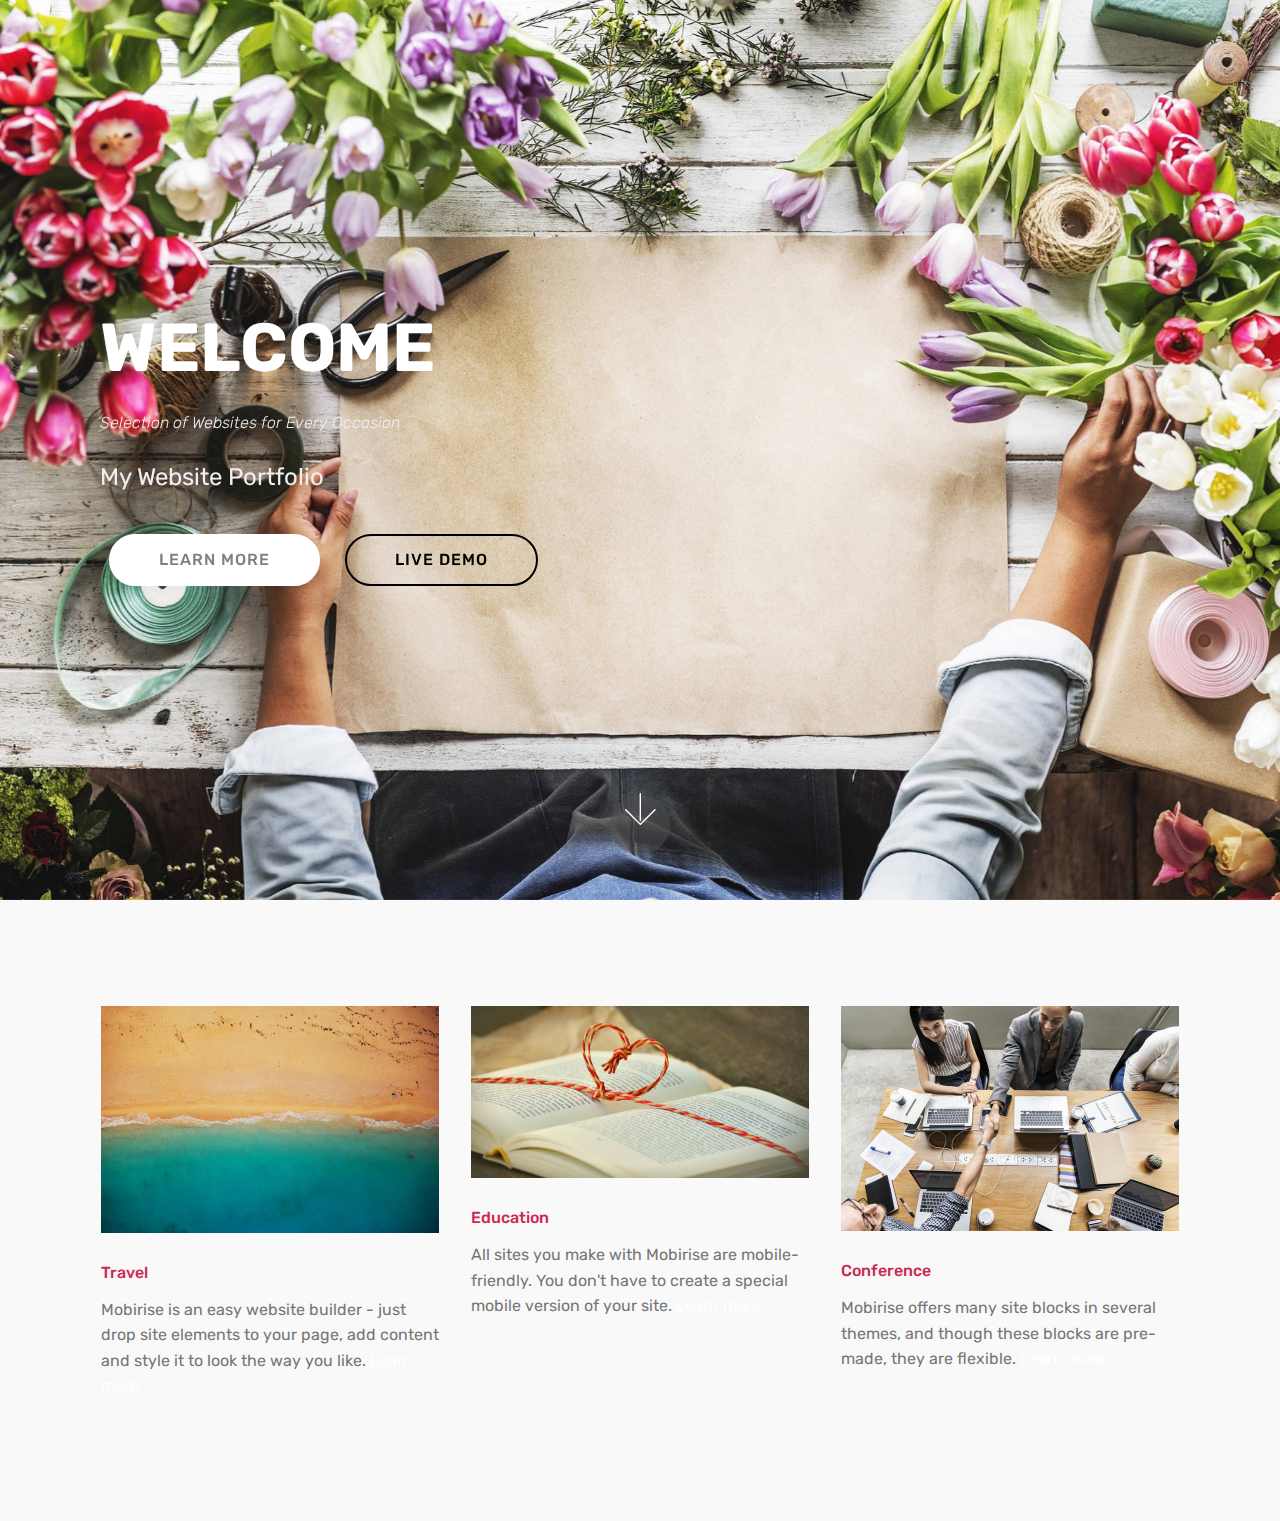
<file: index.html>
<!DOCTYPE html>
<html >
<head>
  <!-- Site made with Mobirise Website Builder v4.8.2, https://mobirise.com -->
  <meta charset="UTF-8">
  <meta http-equiv="X-UA-Compatible" content="IE=edge">
  <meta name="generator" content="Mobirise v4.8.2, mobirise.com">
  <meta name="viewport" content="width=device-width, initial-scale=1, minimum-scale=1">
  <link rel="shortcut icon" href="assets/images/logo4.png" type="image/x-icon">
  <meta name="description" content="My portfolio of webdesing projects">
  <title>My Home Page</title>
  <link rel="stylesheet" href="assets/web/assets/mobirise-icons/mobirise-icons.css">
  <link rel="stylesheet" href="assets/tether/tether.min.css">
  <link rel="stylesheet" href="assets/bootstrap/css/bootstrap.min.css">
  <link rel="stylesheet" href="assets/bootstrap/css/bootstrap-grid.min.css">
  <link rel="stylesheet" href="assets/bootstrap/css/bootstrap-reboot.min.css">
  <link rel="stylesheet" href="assets/theme/css/style.css">
  <link rel="stylesheet" href="assets/mobirise/css/mbr-additional.css" type="text/css">
  
  
  
</head>
<body>

<!-- Google Analytics -->
<!-- Global site tag (gtag.js) - Google Analytics -->
<script async src="https://www.googletagmanager.com/gtag/js?id=UA-126939278-1"></script>
<script>
  window.dataLayer = window.dataLayer || [];
  function gtag(){dataLayer.push(arguments);}
  gtag('js', new Date());

  gtag('config', 'UA-126939278-1');
</script>

<!-- /Google Analytics -->


  <section class="header9 cid-r4MHi0YdgP mbr-fullscreen mbr-parallax-background" id="header9-1">

    

    

    <div class="container">
        <div class="media-container-column mbr-white col-md-8">
            <h1 class="mbr-section-title align-left mbr-bold pb-3 mbr-fonts-style display-1">
                WELCOME</h1>
            <h3 class="mbr-section-subtitle align-left mbr-light pb-3 mbr-fonts-style display-4">
                Selection of Websites for Every Occasion</h3>
            <p class="mbr-text align-left pb-3 mbr-fonts-style display-5">
                My Website Portfolio</p>
            <div class="mbr-section-btn align-left"><a class="btn btn-md btn-primary display-4" href="https://mobirise.com">LEARN MORE</a>
                <a class="btn btn-md btn-black-outline display-4" href="https://mobirise.com">LIVE DEMO</a></div>
        </div>
    </div>

    <div class="mbr-arrow hidden-sm-down" aria-hidden="true">
        <a href="#next">
            <i class="mbri-down mbr-iconfont"></i>
        </a>
    </div>
</section>

<section class="engine"><a href="https://mobiri.se/s">free bootstrap themes</a></section><section class="features2 cid-r4MLkovEOL" id="features2-7">

    

    
    
    <div class="container">
        <div class="media-container-row">
            <div class="card p-3 col-12 col-md-6 col-lg-4">
                <div class="card-wrapper">
                    <div class="card-img">
                        <img src="assets/images/mbr-676x453.jpg" alt="Mobirise" title="">
                    </div>
                    <div class="card-box">
                        <h4 class="card-title pb-3 mbr-fonts-style display-7">
                            Travel</h4>
                        <p class="mbr-text mbr-fonts-style display-7">
                            Mobirise is an easy website builder - just drop site elements to your page, add content and style it to look the way you like. <a href="http://mobirise.com">Learn more...</a>
                        </p>
                    </div>
                </div>
            </div>

            <div class="card p-3 col-12 col-md-6 col-lg-4">
                <div class="card-wrapper">
                    <div class="card-img">
                        <img src="assets/images/mbr-676x344.jpg" alt="Mobirise" title="">
                    </div>
                    <div class="card-box ">
                        <h4 class="card-title pb-3 mbr-fonts-style display-7">
                            Education</h4>
                        <p class="mbr-text mbr-fonts-style display-7">
                            All sites you make with Mobirise are mobile-friendly. You don't have to create a special mobile version of your site. <a href="http://mobirise.com">Learn more...</a>
                        </p>
                    </div>
                </div>
            </div>

            <div class="card p-3 col-12 col-md-6 col-lg-4">
                <div class="card-wrapper">
                    <div class="card-img">
                        <a href="https://coomerajack.github.io/conference/page1.html" target="_blank"><img src="assets/images/mbr-676x450.jpg" alt="Mobirise" title=""></a>
                    </div>
                    <div class="card-box">
                        <h4 class="card-title pb-3 mbr-fonts-style display-7">
                            Conference</h4>
                        <p class="mbr-text mbr-fonts-style display-7">
                            Mobirise offers many site blocks in several themes, and though these blocks are pre-made, they are flexible. <a href="http://mobirise.com">Learn more...</a>
                        </p>
                    </div>
                </div>
            </div>

            
        </div>
    </div>
</section>


  <script src="assets/web/assets/jquery/jquery.min.js"></script>
  <script src="assets/popper/popper.min.js"></script>
  <script src="assets/tether/tether.min.js"></script>
  <script src="assets/bootstrap/js/bootstrap.min.js"></script>
  <script src="assets/smoothscroll/smooth-scroll.js"></script>
  <script src="assets/parallax/jarallax.min.js"></script>
  <script src="assets/theme/js/script.js"></script>
  
  
</body>
</html>
</file>
<file: assets/web/assets/mobirise-icons/mobirise-icons.css>
@font-face {
  font-family: 'MobiriseIcons';
  src:  url('mobirise-icons.eot?spat4u');
  src:  url('mobirise-icons.eot?spat4u#iefix') format('embedded-opentype'),
    url('mobirise-icons.ttf?spat4u') format('truetype'),
    url('mobirise-icons.woff?spat4u') format('woff'),
    url('mobirise-icons.svg?spat4u#MobiriseIcons') format('svg');
  font-weight: normal;
  font-style: normal;
}

[class^="mbri-"], [class*=" mbri-"] {
  /* use !important to prevent issues with browser extensions that change fonts */
  font-family: MobiriseIcons !important;
  speak: none;
  font-style: normal;
  font-weight: normal;
  font-variant: normal;
  text-transform: none;
  line-height: 1;

  /* Better Font Rendering =========== */
  -webkit-font-smoothing: antialiased;
  -moz-osx-font-smoothing: grayscale;
}

.mbri-add-submenu:before {
  content: "\e900";
}
.mbri-alert:before {
  content: "\e901";
}
.mbri-align-center:before {
  content: "\e902";
}
.mbri-align-justify:before {
  content: "\e903";
}
.mbri-align-left:before {
  content: "\e904";
}
.mbri-align-right:before {
  content: "\e905";
}
.mbri-android:before {
  content: "\e906";
}
.mbri-apple:before {
  content: "\e907";
}
.mbri-arrow-down:before {
  content: "\e908";
}
.mbri-arrow-next:before {
  content: "\e909";
}
.mbri-arrow-prev:before {
  content: "\e90a";
}
.mbri-arrow-up:before {
  content: "\e90b";
}
.mbri-bold:before {
  content: "\e90c";
}
.mbri-bookmark:before {
  content: "\e90d";
}
.mbri-bootstrap:before {
  content: "\e90e";
}
.mbri-briefcase:before {
  content: "\e90f";
}
.mbri-browse:before {
  content: "\e910";
}
.mbri-bulleted-list:before {
  content: "\e911";
}
.mbri-calendar:before {
  content: "\e912";
}
.mbri-camera:before {
  content: "\e913";
}
.mbri-cart-add:before {
  content: "\e914";
}
.mbri-cart-full:before {
  content: "\e915";
}
.mbri-cash:before {
  content: "\e916";
}
.mbri-change-style:before {
  content: "\e917";
}
.mbri-chat:before {
  content: "\e918";
}
.mbri-clock:before {
  content: "\e919";
}
.mbri-close:before {
  content: "\e91a";
}
.mbri-cloud:before {
  content: "\e91b";
}
.mbri-code:before {
  content: "\e91c";
}
.mbri-contact-form:before {
  content: "\e91d";
}
.mbri-credit-card:before {
  content: "\e91e";
}
.mbri-cursor-click:before {
  content: "\e91f";
}
.mbri-cust-feedback:before {
  content: "\e920";
}
.mbri-database:before {
  content: "\e921";
}
.mbri-delivery:before {
  content: "\e922";
}
.mbri-desktop:before {
  content: "\e923";
}
.mbri-devices:before {
  content: "\e924";
}
.mbri-down:before {
  content: "\e925";
}
.mbri-download:before {
  content: "\e989";
}
.mbri-drag-n-drop:before {
  content: "\e927";
}
.mbri-drag-n-drop2:before {
  content: "\e928";
}
.mbri-edit:before {
  content: "\e929";
}
.mbri-edit2:before {
  content: "\e92a";
}
.mbri-error:before {
  content: "\e92b";
}
.mbri-extension:before {
  content: "\e92c";
}
.mbri-features:before {
  content: "\e92d";
}
.mbri-file:before {
  content: "\e92e";
}
.mbri-flag:before {
  content: "\e92f";
}
.mbri-folder:before {
  content: "\e930";
}
.mbri-gift:before {
  content: "\e931";
}
.mbri-github:before {
  content: "\e932";
}
.mbri-globe:before {
  content: "\e933";
}
.mbri-globe-2:before {
  content: "\e934";
}
.mbri-growing-chart:before {
  content: "\e935";
}
.mbri-hearth:before {
  content: "\e936";
}
.mbri-help:before {
  content: "\e937";
}
.mbri-home:before {
  content: "\e938";
}
.mbri-hot-cup:before {
  content: "\e939";
}
.mbri-idea:before {
  content: "\e93a";
}
.mbri-image-gallery:before {
  content: "\e93b";
}
.mbri-image-slider:before {
  content: "\e93c";
}
.mbri-info:before {
  content: "\e93d";
}
.mbri-italic:before {
  content: "\e93e";
}
.mbri-key:before {
  content: "\e93f";
}
.mbri-laptop:before {
  content: "\e940";
}
.mbri-layers:before {
  content: "\e941";
}
.mbri-left-right:before {
  content: "\e942";
}
.mbri-left:before {
  content: "\e943";
}
.mbri-letter:before {
  content: "\e944";
}
.mbri-like:before {
  content: "\e945";
}
.mbri-link:before {
  content: "\e946";
}
.mbri-lock:before {
  content: "\e947";
}
.mbri-login:before {
  content: "\e948";
}
.mbri-logout:before {
  content: "\e949";
}
.mbri-magic-stick:before {
  content: "\e94a";
}
.mbri-map-pin:before {
  content: "\e94b";
}
.mbri-menu:before {
  content: "\e94c";
}
.mbri-mobile:before {
  content: "\e94d";
}
.mbri-mobile2:before {
  content: "\e94e";
}
.mbri-mobirise:before {
  content: "\e94f";
}
.mbri-more-horizontal:before {
  content: "\e950";
}
.mbri-more-vertical:before {
  content: "\e951";
}
.mbri-music:before {
  content: "\e952";
}
.mbri-new-file:before {
  content: "\e953";
}
.mbri-numbered-list:before {
  content: "\e954";
}
.mbri-opened-folder:before {
  content: "\e955";
}
.mbri-pages:before {
  content: "\e956";
}
.mbri-paper-plane:before {
  content: "\e957";
}
.mbri-paperclip:before {
  content: "\e958";
}
.mbri-photo:before {
  content: "\e959";
}
.mbri-photos:before {
  content: "\e95a";
}
.mbri-pin:before {
  content: "\e95b";
}
.mbri-play:before {
  content: "\e95c";
}
.mbri-plus:before {
  content: "\e95d";
}
.mbri-preview:before {
  content: "\e95e";
}
.mbri-print:before {
  content: "\e95f";
}
.mbri-protect:before {
  content: "\e960";
}
.mbri-question:before {
  content: "\e961";
}
.mbri-quote-left:before {
  content: "\e962";
}
.mbri-quote-right:before {
  content: "\e963";
}
.mbri-refresh:before {
  content: "\e964";
}
.mbri-responsive:before {
  content: "\e965";
}
.mbri-right:before {
  content: "\e966";
}
.mbri-rocket:before {
  content: "\e967";
}
.mbri-sad-face:before {
  content: "\e968";
}
.mbri-sale:before {
  content: "\e969";
}
.mbri-save:before {
  content: "\e96a";
}
.mbri-search:before {
  content: "\e96b";
}
.mbri-setting:before {
  content: "\e96c";
}
.mbri-setting2:before {
  content: "\e96d";
}
.mbri-setting3:before {
  content: "\e96e";
}
.mbri-share:before {
  content: "\e96f";
}
.mbri-shopping-bag:before {
  content: "\e970";
}
.mbri-shopping-basket:before {
  content: "\e971";
}
.mbri-shopping-cart:before {
  content: "\e972";
}
.mbri-sites:before {
  content: "\e973";
}
.mbri-smile-face:before {
  content: "\e974";
}
.mbri-speed:before {
  content: "\e975";
}
.mbri-star:before {
  content: "\e976";
}
.mbri-success:before {
  content: "\e977";
}
.mbri-sun:before {
  content: "\e978";
}
.mbri-sun2:before {
  content: "\e979";
}
.mbri-tablet:before {
  content: "\e97a";
}
.mbri-tablet-vertical:before {
  content: "\e97b";
}
.mbri-target:before {
  content: "\e97c";
}
.mbri-timer:before {
  content: "\e97d";
}
.mbri-to-ftp:before {
  content: "\e97e";
}
.mbri-to-local-drive:before {
  content: "\e97f";
}
.mbri-touch-swipe:before {
  content: "\e980";
}
.mbri-touch:before {
  content: "\e981";
}
.mbri-trash:before {
  content: "\e982";
}
.mbri-underline:before {
  content: "\e983";
}
.mbri-unlink:before {
  content: "\e984";
}
.mbri-unlock:before {
  content: "\e985";
}
.mbri-up-down:before {
  content: "\e986";
}
.mbri-up:before {
  content: "\e987";
}
.mbri-update:before {
  content: "\e988";
}
.mbri-upload:before {
 content: "\e926"; 
}
.mbri-user:before {
  content: "\e98a";
}
.mbri-user2:before {
  content: "\e98b";
}
.mbri-users:before {
  content: "\e98c";
}
.mbri-video:before {
  content: "\e98d";
}
.mbri-video-play:before {
  content: "\e98e";
}
.mbri-watch:before {
  content: "\e98f";
}
.mbri-website-theme:before {
  content: "\e990";
}
.mbri-wifi:before {
  content: "\e991";
}
.mbri-windows:before {
  content: "\e992";
}
.mbri-zoom-out:before {
  content: "\e993";
}
.mbri-redo:before {
  content: "\e994";
}
.mbri-undo:before {
  content: "\e995";
}
</file>
<file: assets/theme/css/style.css>
/*!
 * Mobirise v4 theme (https://mobirise.com/)
 * Copyright 2017 Mobirise
 */
section {
  background-color: #eeeeee; }

section,
.container,
.container-fluid {
  position: relative;
  word-wrap: break-word; }

a.mbr-iconfont:hover {
  text-decoration: none; }

.article .lead p, .article .lead ul, .article .lead ol, .article .lead pre, .article .lead blockquote {
  margin-bottom: 0; }

a {
  font-style: normal;
  font-weight: 400;
  cursor: pointer; }
  a, a:hover {
    text-decoration: none; }

figure {
  margin-bottom: 0; }

body {
  color: #232323; }

h1, h2, h3, h4, h5, h6,
.h1, .h2, .h3, .h4, .h5, .h6,
.display-1, .display-2, .display-3, .display-4 {
  line-height: 1;
  word-break: break-word;
  word-wrap: break-word; }

b, strong {
  font-weight: bold; }

blockquote {
  padding: 10px 0 10px 20px;
  position: relative;
  border-left: 2px solid;
  border-color: #ff3366; }

input:-webkit-autofill, input:-webkit-autofill:hover, input:-webkit-autofill:focus, input:-webkit-autofill:active {
  transition-delay: 9999s;
  transition-property: background-color, color; }

textarea[type="hidden"] {
  display: none; }

body {
  position: relative; }

section {
  background-position: 50% 50%;
  background-repeat: no-repeat;
  background-size: cover; }
  section .mbr-background-video,
  section .mbr-background-video-preview {
    position: absolute;
    bottom: 0;
    left: 0;
    right: 0;
    top: 0; }

.hidden {
  visibility: hidden; }

.mbr-z-index20 {
  z-index: 20; }

/*! Base colors */
.mbr-white {
  color: #ffffff; }

.mbr-black {
  color: #000000; }

.mbr-bg-white {
  background-color: #ffffff; }

.mbr-bg-black {
  background-color: #000000; }

/*! Text-aligns */
.align-left {
  text-align: left; }

.align-center {
  text-align: center; }

.align-right {
  text-align: right; }

@media (max-width: 767px) {
  .align-left, .align-center, .align-right, .mbr-section-btn, .mbr-section-title {
    text-align: center; } }
/*! Font-weight  */
.mbr-light {
  font-weight: 300; }

.mbr-regular {
  font-weight: 400; }

.mbr-semibold {
  font-weight: 500; }

.mbr-bold {
  font-weight: 700; }

/*! Media  */
.media-size-item {
  -webkit-flex: 1 1 auto;
  -moz-flex: 1 1 auto;
  -ms-flex: 1 1 auto;
  -o-flex: 1 1 auto;
  flex: 1 1 auto; }

.media-content {
  -webkit-flex-basis: 100%;
  flex-basis: 100%; }

.media-container-row {
  display: -ms-flexbox;
  display: -webkit-flex;
  display: flex;
  -webkit-flex-direction: row;
  -ms-flex-direction: row;
  flex-direction: row;
  -webkit-flex-wrap: wrap;
  -ms-flex-wrap: wrap;
  flex-wrap: wrap;
  -webkit-justify-content: center;
  -ms-flex-pack: center;
  justify-content: center;
  -webkit-align-content: center;
  -ms-flex-line-pack: center;
  align-content: center;
  -webkit-align-items: start;
  -ms-flex-align: start;
  align-items: start; }
  .media-container-row .media-size-item {
    width: 400px; }

.media-container-column {
  display: -ms-flexbox;
  display: -webkit-flex;
  display: flex;
  -webkit-flex-direction: column;
  -ms-flex-direction: column;
  flex-direction: column;
  -webkit-flex-wrap: wrap;
  -ms-flex-wrap: wrap;
  flex-wrap: wrap;
  -webkit-justify-content: center;
  -ms-flex-pack: center;
  justify-content: center;
  -webkit-align-content: center;
  -ms-flex-line-pack: center;
  align-content: center;
  -webkit-align-items: stretch;
  -ms-flex-align: stretch;
  align-items: stretch; }
  .media-container-column > * {
    width: 100%; }

@media (min-width: 992px) {
  .media-container-row {
    -webkit-flex-wrap: nowrap;
    -ms-flex-wrap: nowrap;
    flex-wrap: nowrap; } }
figure {
  overflow: hidden; }

figure[mbr-media-size] {
  transition: width 0.1s; }

.mbr-figure img, .mbr-figure iframe {
  display: block;
  width: 100%; }

.card {
  background-color: transparent;
  border: none; }

.card-img {
  text-align: center;
  flex-shrink: 0; }

.media {
  max-width: 100%;
  margin: 0 auto; }

.mbr-figure {
  -ms-flex-item-align: center;
  -ms-grid-row-align: center;
  -webkit-align-self: center;
  align-self: center; }

.media-container > div {
  max-width: 100%; }

.mbr-figure img, .card-img img {
  width: 100%; }

@media (max-width: 991px) {
  .media-size-item {
    width: auto !important; }

  .media {
    width: auto; }

  .mbr-figure {
    width: 100% !important; } }
/*! Buttons */
.mbr-section-btn {
  margin-left: -.25rem;
  margin-right: -.25rem;
  font-size: 0; }

nav .mbr-section-btn {
  margin-left: 0rem;
  margin-right: 0rem; }

/*! Btn icon margin */
.btn .mbr-iconfont, .btn.btn-sm .mbr-iconfont {
  cursor: pointer;
  margin-right: 0.5rem; }

.btn.btn-md .mbr-iconfont, .btn.btn-md .mbr-iconfont {
  margin-right: 0.8rem; }

.mbr-regular {
  font-weight: 400; }

.mbr-semibold {
  font-weight: 500; }

.mbr-bold {
  font-weight: 700; }

[type="submit"] {
  -webkit-appearance: none; }

/*! Full-screen */
.mbr-fullscreen .mbr-overlay {
  min-height: 100vh; }

.mbr-fullscreen {
  display: flex;
  display: -webkit-flex;
  display: -moz-flex;
  display: -ms-flex;
  display: -o-flex;
  align-items: center;
  -webkit-align-items: center;
  min-height: 100vh;
  padding-top: 3rem;
  padding-bottom: 3rem; }

/*! Map */
.map {
  height: 25rem;
  position: relative; }
  .map iframe {
    width: 100%;
    height: 100%; }

/* Form */
.form-asterisk {
  font-family: initial;
  position: absolute;
  top: -2px;
  font-weight: normal; }

/*! Scroll to top arrow */
.mbr-arrow-up {
  bottom: 25px;
  right: 90px;
  position: fixed;
  text-align: right;
  z-index: 5000;
  color: #ffffff;
  font-size: 32px;
  transform: rotate(180deg);
  -webkit-transform: rotate(180deg); }

.mbr-arrow-up a {
  background: rgba(0, 0, 0, 0.2);
  border-radius: 3px;
  color: #fff;
  display: inline-block;
  height: 60px;
  width: 60px;
  outline-style: none !important;
  position: relative;
  text-decoration: none;
  transition: all .3s ease-in-out;
  cursor: pointer;
  text-align: center; }
  .mbr-arrow-up a:hover {
    background-color: rgba(0, 0, 0, 0.4); }
  .mbr-arrow-up a i {
    line-height: 60px; }

.mbr-arrow-up-icon {
  display: block;
  color: #fff; }

.mbr-arrow-up-icon::before {
  content: "\203a";
  display: inline-block;
  font-family: serif;
  font-size: 32px;
  line-height: 1;
  font-style: normal;
  position: relative;
  top: 6px;
  left: -4px;
  -webkit-transform: rotate(-90deg);
  transform: rotate(-90deg); }

/*! Arrow Down */
.mbr-arrow {
  position: absolute;
  bottom: 45px;
  left: 50%;
  width: 60px;
  height: 60px;
  cursor: pointer;
  background-color: rgba(80, 80, 80, 0.5);
  border-radius: 50%;
  -webkit-transform: translateX(-50%);
  transform: translateX(-50%); }
  .mbr-arrow > a {
    display: inline-block;
    text-decoration: none;
    outline-style: none;
    -webkit-animation: arrowdown 1.7s ease-in-out infinite;
    animation: arrowdown 1.7s ease-in-out infinite; }
    .mbr-arrow > a > i {
      position: absolute;
      top: -2px;
      left: 15px;
      font-size: 2rem; }

@keyframes arrowdown {
  0% {
    transform: translateY(0px);
    -webkit-transform: translateY(0px); }
  50% {
    transform: translateY(-5px);
    -webkit-transform: translateY(-5px); }
  100% {
    transform: translateY(0px);
    -webkit-transform: translateY(0px); } }
@-webkit-keyframes arrowdown {
  0% {
    transform: translateY(0px);
    -webkit-transform: translateY(0px); }
  50% {
    transform: translateY(-5px);
    -webkit-transform: translateY(-5px); }
  100% {
    transform: translateY(0px);
    -webkit-transform: translateY(0px); } }
@media (max-width: 500px) {
  .mbr-arrow-up {
    left: 50%;
    right: auto;
    transform: translateX(-50%) rotate(180deg);
    -webkit-transform: translateX(-50%) rotate(180deg); } }
/*Gradients animation*/
@keyframes gradient-animation {
  from {
    background-position: 0% 100%;
    animation-timing-function: ease-in-out; }
  to {
    background-position: 100% 0%;
    animation-timing-function: ease-in-out; } }
@-webkit-keyframes gradient-animation {
  from {
    background-position: 0% 100%;
    animation-timing-function: ease-in-out; }
  to {
    background-position: 100% 0%;
    animation-timing-function: ease-in-out; } }
.bg-gradient {
  background-size: 200% 200%;
  animation: gradient-animation 5s infinite alternate;
  -webkit-animation: gradient-animation 5s infinite alternate; }

.menu .navbar-brand {
  display: -webkit-flex; }
  .menu .navbar-brand span {
    display: flex;
    display: -webkit-flex; }
  .menu .navbar-brand .navbar-caption-wrap {
    display: -webkit-flex; }
  .menu .navbar-brand .navbar-logo img {
    display: -webkit-flex; }
@media (min-width: 768px) and (max-width: 991px) {
  .menu .navbar-toggleable-sm .navbar-nav {
    display: -webkit-box;
    display: -webkit-flex;
    display: -ms-flexbox; } }
@media (min-width: 992px) {
  .menu .navbar-nav.nav-dropdown {
    display: -webkit-flex; }
  .menu .navbar-toggleable-sm .navbar-collapse {
    display: -webkit-flex !important; } }

/*# sourceMappingURL=style.css.map */
.engine {
	position: absolute;
	text-indent: -2400px;
	text-align: center;
	padding: 0;
	top: 0;
	left: -2400px;
}
</file>
<file: assets/mobirise/css/mbr-additional.css>
@import url(https://fonts.googleapis.com/css?family=Rubik:300,300i,400,400i,500,500i,700,700i,900,900i);





body {
  font-style: normal;
  line-height: 1.5;
}
.mbr-section-title {
  font-style: normal;
  line-height: 1.2;
}
.mbr-section-subtitle {
  line-height: 1.3;
}
.mbr-text {
  font-style: normal;
  line-height: 1.6;
}
.display-1 {
  font-family: 'Rubik', sans-serif;
  font-size: 4.25rem;
}
.display-1 > .mbr-iconfont {
  font-size: 6.8rem;
}
.display-2 {
  font-family: 'Rubik', sans-serif;
  font-size: 3rem;
}
.display-2 > .mbr-iconfont {
  font-size: 4.8rem;
}
.display-4 {
  font-family: 'Rubik', sans-serif;
  font-size: 1rem;
}
.display-4 > .mbr-iconfont {
  font-size: 1.6rem;
}
.display-5 {
  font-family: 'Rubik', sans-serif;
  font-size: 1.5rem;
}
.display-5 > .mbr-iconfont {
  font-size: 2.4rem;
}
.display-7 {
  font-family: 'Rubik', sans-serif;
  font-size: 1rem;
}
.display-7 > .mbr-iconfont {
  font-size: 1.6rem;
}
/* ---- Fluid typography for mobile devices ---- */
/* 1.4 - font scale ratio ( bootstrap == 1.42857 ) */
/* 100vw - current viewport width */
/* (48 - 20)  48 == 48rem == 768px, 20 == 20rem == 320px(minimal supported viewport) */
/* 0.65 - min scale variable, may vary */
@media (max-width: 768px) {
  .display-1 {
    font-size: 3.4rem;
    font-size: calc( 2.1374999999999997rem + (4.25 - 2.1374999999999997) * ((100vw - 20rem) / (48 - 20)));
    line-height: calc( 1.4 * (2.1374999999999997rem + (4.25 - 2.1374999999999997) * ((100vw - 20rem) / (48 - 20))));
  }
  .display-2 {
    font-size: 2.4rem;
    font-size: calc( 1.7rem + (3 - 1.7) * ((100vw - 20rem) / (48 - 20)));
    line-height: calc( 1.4 * (1.7rem + (3 - 1.7) * ((100vw - 20rem) / (48 - 20))));
  }
  .display-4 {
    font-size: 0.8rem;
    font-size: calc( 1rem + (1 - 1) * ((100vw - 20rem) / (48 - 20)));
    line-height: calc( 1.4 * (1rem + (1 - 1) * ((100vw - 20rem) / (48 - 20))));
  }
  .display-5 {
    font-size: 1.2rem;
    font-size: calc( 1.175rem + (1.5 - 1.175) * ((100vw - 20rem) / (48 - 20)));
    line-height: calc( 1.4 * (1.175rem + (1.5 - 1.175) * ((100vw - 20rem) / (48 - 20))));
  }
}
/* Buttons */
.btn {
  font-weight: 500;
  border-width: 2px;
  font-style: normal;
  letter-spacing: 1px;
  margin: .4rem .8rem;
  white-space: normal;
  -webkit-transition: all 0.3s ease-in-out;
  -moz-transition: all 0.3s ease-in-out;
  transition: all 0.3s ease-in-out;
  padding: 1rem 3rem;
  border-radius: 3px;
  display: inline-flex;
  align-items: center;
  justify-content: center;
  word-break: break-word;
}
.btn-sm {
  font-weight: 500;
  letter-spacing: 1px;
  -webkit-transition: all 0.3s ease-in-out;
  -moz-transition: all 0.3s ease-in-out;
  transition: all 0.3s ease-in-out;
  padding: 0.6rem 1.5rem;
  border-radius: 3px;
}
.btn-md {
  font-weight: 500;
  letter-spacing: 1px;
  margin: .4rem .8rem !important;
  -webkit-transition: all 0.3s ease-in-out;
  -moz-transition: all 0.3s ease-in-out;
  transition: all 0.3s ease-in-out;
  padding: 1rem 3rem;
  border-radius: 3px;
}
.btn-lg {
  font-weight: 500;
  letter-spacing: 1px;
  margin: .4rem .8rem !important;
  -webkit-transition: all 0.3s ease-in-out;
  -moz-transition: all 0.3s ease-in-out;
  transition: all 0.3s ease-in-out;
  padding: 1.2rem 3.2rem;
  border-radius: 3px;
}
.bg-primary {
  background-color: #ffffff !important;
}
.bg-success {
  background-color: #f7ed4a !important;
}
.bg-info {
  background-color: #82786e !important;
}
.bg-warning {
  background-color: #879a9f !important;
}
.bg-danger {
  background-color: #b1a374 !important;
}
.btn-primary,
.btn-primary:active {
  background-color: #ffffff !important;
  border-color: #ffffff !important;
  color: #808080 !important;
}
.btn-primary:hover,
.btn-primary:focus,
.btn-primary.focus,
.btn-primary.active {
  color: #808080 !important;
  background-color: #d9d9d9 !important;
  border-color: #d9d9d9 !important;
}
.btn-primary.disabled,
.btn-primary:disabled {
  color: #808080 !important;
  background-color: #d9d9d9 !important;
  border-color: #d9d9d9 !important;
}
.btn-secondary,
.btn-secondary:active {
  background-color: #ff3366 !important;
  border-color: #ff3366 !important;
  color: #ffffff !important;
}
.btn-secondary:hover,
.btn-secondary:focus,
.btn-secondary.focus,
.btn-secondary.active {
  color: #ffffff !important;
  background-color: #e50039 !important;
  border-color: #e50039 !important;
}
.btn-secondary.disabled,
.btn-secondary:disabled {
  color: #ffffff !important;
  background-color: #e50039 !important;
  border-color: #e50039 !important;
}
.btn-info,
.btn-info:active {
  background-color: #82786e !important;
  border-color: #82786e !important;
  color: #ffffff !important;
}
.btn-info:hover,
.btn-info:focus,
.btn-info.focus,
.btn-info.active {
  color: #ffffff !important;
  background-color: #59524b !important;
  border-color: #59524b !important;
}
.btn-info.disabled,
.btn-info:disabled {
  color: #ffffff !important;
  background-color: #59524b !important;
  border-color: #59524b !important;
}
.btn-success,
.btn-success:active {
  background-color: #f7ed4a !important;
  border-color: #f7ed4a !important;
  color: #3f3c03 !important;
}
.btn-success:hover,
.btn-success:focus,
.btn-success.focus,
.btn-success.active {
  color: #3f3c03 !important;
  background-color: #eadd0a !important;
  border-color: #eadd0a !important;
}
.btn-success.disabled,
.btn-success:disabled {
  color: #3f3c03 !important;
  background-color: #eadd0a !important;
  border-color: #eadd0a !important;
}
.btn-warning,
.btn-warning:active {
  background-color: #879a9f !important;
  border-color: #879a9f !important;
  color: #ffffff !important;
}
.btn-warning:hover,
.btn-warning:focus,
.btn-warning.focus,
.btn-warning.active {
  color: #ffffff !important;
  background-color: #617479 !important;
  border-color: #617479 !important;
}
.btn-warning.disabled,
.btn-warning:disabled {
  color: #ffffff !important;
  background-color: #617479 !important;
  border-color: #617479 !important;
}
.btn-danger,
.btn-danger:active {
  background-color: #b1a374 !important;
  border-color: #b1a374 !important;
  color: #ffffff !important;
}
.btn-danger:hover,
.btn-danger:focus,
.btn-danger.focus,
.btn-danger.active {
  color: #ffffff !important;
  background-color: #8b7d4e !important;
  border-color: #8b7d4e !important;
}
.btn-danger.disabled,
.btn-danger:disabled {
  color: #ffffff !important;
  background-color: #8b7d4e !important;
  border-color: #8b7d4e !important;
}
.btn-white {
  color: #333333 !important;
}
.btn-white,
.btn-white:active {
  background-color: #ffffff !important;
  border-color: #ffffff !important;
  color: #808080 !important;
}
.btn-white:hover,
.btn-white:focus,
.btn-white.focus,
.btn-white.active {
  color: #808080 !important;
  background-color: #d9d9d9 !important;
  border-color: #d9d9d9 !important;
}
.btn-white.disabled,
.btn-white:disabled {
  color: #808080 !important;
  background-color: #d9d9d9 !important;
  border-color: #d9d9d9 !important;
}
.btn-black,
.btn-black:active {
  background-color: #333333 !important;
  border-color: #333333 !important;
  color: #ffffff !important;
}
.btn-black:hover,
.btn-black:focus,
.btn-black.focus,
.btn-black.active {
  color: #ffffff !important;
  background-color: #0d0d0d !important;
  border-color: #0d0d0d !important;
}
.btn-black.disabled,
.btn-black:disabled {
  color: #ffffff !important;
  background-color: #0d0d0d !important;
  border-color: #0d0d0d !important;
}
.btn-primary-outline,
.btn-primary-outline:active {
  background: none;
  border-color: #cccccc;
  color: #cccccc;
}
.btn-primary-outline:hover,
.btn-primary-outline:focus,
.btn-primary-outline.focus,
.btn-primary-outline.active {
  color: #808080;
  background-color: #ffffff;
  border-color: #ffffff;
}
.btn-primary-outline.disabled,
.btn-primary-outline:disabled {
  color: #808080 !important;
  background-color: #ffffff !important;
  border-color: #ffffff !important;
}
.btn-secondary-outline,
.btn-secondary-outline:active {
  background: none;
  border-color: #cc0033;
  color: #cc0033;
}
.btn-secondary-outline:hover,
.btn-secondary-outline:focus,
.btn-secondary-outline.focus,
.btn-secondary-outline.active {
  color: #ffffff;
  background-color: #ff3366;
  border-color: #ff3366;
}
.btn-secondary-outline.disabled,
.btn-secondary-outline:disabled {
  color: #ffffff !important;
  background-color: #ff3366 !important;
  border-color: #ff3366 !important;
}
.btn-info-outline,
.btn-info-outline:active {
  background: none;
  border-color: #4b453f;
  color: #4b453f;
}
.btn-info-outline:hover,
.btn-info-outline:focus,
.btn-info-outline.focus,
.btn-info-outline.active {
  color: #ffffff;
  background-color: #82786e;
  border-color: #82786e;
}
.btn-info-outline.disabled,
.btn-info-outline:disabled {
  color: #ffffff !important;
  background-color: #82786e !important;
  border-color: #82786e !important;
}
.btn-success-outline,
.btn-success-outline:active {
  background: none;
  border-color: #d2c609;
  color: #d2c609;
}
.btn-success-outline:hover,
.btn-success-outline:focus,
.btn-success-outline.focus,
.btn-success-outline.active {
  color: #3f3c03;
  background-color: #f7ed4a;
  border-color: #f7ed4a;
}
.btn-success-outline.disabled,
.btn-success-outline:disabled {
  color: #3f3c03 !important;
  background-color: #f7ed4a !important;
  border-color: #f7ed4a !important;
}
.btn-warning-outline,
.btn-warning-outline:active {
  background: none;
  border-color: #55666b;
  color: #55666b;
}
.btn-warning-outline:hover,
.btn-warning-outline:focus,
.btn-warning-outline.focus,
.btn-warning-outline.active {
  color: #ffffff;
  background-color: #879a9f;
  border-color: #879a9f;
}
.btn-warning-outline.disabled,
.btn-warning-outline:disabled {
  color: #ffffff !important;
  background-color: #879a9f !important;
  border-color: #879a9f !important;
}
.btn-danger-outline,
.btn-danger-outline:active {
  background: none;
  border-color: #7a6e45;
  color: #7a6e45;
}
.btn-danger-outline:hover,
.btn-danger-outline:focus,
.btn-danger-outline.focus,
.btn-danger-outline.active {
  color: #ffffff;
  background-color: #b1a374;
  border-color: #b1a374;
}
.btn-danger-outline.disabled,
.btn-danger-outline:disabled {
  color: #ffffff !important;
  background-color: #b1a374 !important;
  border-color: #b1a374 !important;
}
.btn-black-outline,
.btn-black-outline:active {
  background: none;
  border-color: #000000;
  color: #000000;
}
.btn-black-outline:hover,
.btn-black-outline:focus,
.btn-black-outline.focus,
.btn-black-outline.active {
  color: #ffffff;
  background-color: #333333;
  border-color: #333333;
}
.btn-black-outline.disabled,
.btn-black-outline:disabled {
  color: #ffffff !important;
  background-color: #333333 !important;
  border-color: #333333 !important;
}
.btn-white-outline,
.btn-white-outline:active,
.btn-white-outline.active {
  background: none;
  border-color: #ffffff;
  color: #ffffff;
}
.btn-white-outline:hover,
.btn-white-outline:focus,
.btn-white-outline.focus {
  color: #333333;
  background-color: #ffffff;
  border-color: #ffffff;
}
.text-primary {
  color: #ffffff !important;
}
.text-secondary {
  color: #ff3366 !important;
}
.text-success {
  color: #f7ed4a !important;
}
.text-info {
  color: #82786e !important;
}
.text-warning {
  color: #879a9f !important;
}
.text-danger {
  color: #b1a374 !important;
}
.text-white {
  color: #ffffff !important;
}
.text-black {
  color: #000000 !important;
}
a.text-primary:hover,
a.text-primary:focus {
  color: #cccccc !important;
}
a.text-secondary:hover,
a.text-secondary:focus {
  color: #cc0033 !important;
}
a.text-success:hover,
a.text-success:focus {
  color: #d2c609 !important;
}
a.text-info:hover,
a.text-info:focus {
  color: #4b453f !important;
}
a.text-warning:hover,
a.text-warning:focus {
  color: #55666b !important;
}
a.text-danger:hover,
a.text-danger:focus {
  color: #7a6e45 !important;
}
a.text-white:hover,
a.text-white:focus {
  color: #b3b3b3 !important;
}
a.text-black:hover,
a.text-black:focus {
  color: #4d4d4d !important;
}
.alert-success {
  background-color: #70c770;
}
.alert-info {
  background-color: #82786e;
}
.alert-warning {
  background-color: #879a9f;
}
.alert-danger {
  background-color: #b1a374;
}
.mbr-section-btn a.btn:not(.btn-form) {
  border-radius: 100px;
}
.mbr-section-btn a.btn:not(.btn-form):hover,
.mbr-section-btn a.btn:not(.btn-form):focus {
  box-shadow: none !important;
}
.mbr-section-btn a.btn:not(.btn-form):hover,
.mbr-section-btn a.btn:not(.btn-form):focus {
  box-shadow: 0 10px 40px 0 rgba(0, 0, 0, 0.2) !important;
  -webkit-box-shadow: 0 10px 40px 0 rgba(0, 0, 0, 0.2) !important;
}
.mbr-gallery-filter li a {
  border-radius: 100px !important;
}
.mbr-gallery-filter li.active .btn {
  background-color: #ffffff;
  border-color: #ffffff;
  color: #8c8c8c;
}
.mbr-gallery-filter li.active .btn:focus {
  box-shadow: none;
}
.nav-tabs .nav-link {
  border-radius: 100px !important;
}
.btn-form {
  border-radius: 0;
}
.btn-form:hover {
  cursor: pointer;
}
a,
a:hover {
  color: #ffffff;
}
.mbr-plan-header.bg-primary .mbr-plan-subtitle,
.mbr-plan-header.bg-primary .mbr-plan-price-desc {
  color: #ffffff;
}
.mbr-plan-header.bg-success .mbr-plan-subtitle,
.mbr-plan-header.bg-success .mbr-plan-price-desc {
  color: #ffffff;
}
.mbr-plan-header.bg-info .mbr-plan-subtitle,
.mbr-plan-header.bg-info .mbr-plan-price-desc {
  color: #beb8b2;
}
.mbr-plan-header.bg-warning .mbr-plan-subtitle,
.mbr-plan-header.bg-warning .mbr-plan-price-desc {
  color: #ced6d8;
}
.mbr-plan-header.bg-danger .mbr-plan-subtitle,
.mbr-plan-header.bg-danger .mbr-plan-price-desc {
  color: #dfd9c6;
}
/* Scroll to top button*/
.scrollToTop_wraper {
  display: none;
}
#scrollToTop a i:before {
  content: '';
  position: absolute;
  height: 40%;
  top: 25%;
  background: #fff;
  width: 2px;
  left: calc(50% - 1px);
}
#scrollToTop a i:after {
  content: '';
  position: absolute;
  display: block;
  border-top: 2px solid #fff;
  border-right: 2px solid #fff;
  width: 40%;
  height: 40%;
  left: 30%;
  bottom: 30%;
  transform: rotate(135deg);
}
/* Others*/
.note-check a[data-value=Rubik] {
  font-style: normal;
}
.mbr-arrow a {
  color: #ffffff;
}
@media (max-width: 767px) {
  .mbr-arrow {
    display: none;
  }
}
.form-control-label {
  position: relative;
  cursor: pointer;
  margin-bottom: .357em;
  padding: 0;
}
.alert {
  color: #ffffff;
  border-radius: 0;
  border: 0;
  font-size: .875rem;
  line-height: 1.5;
  margin-bottom: 1.875rem;
  padding: 1.25rem;
  position: relative;
}
.alert.alert-form::after {
  background-color: inherit;
  bottom: -7px;
  content: "";
  display: block;
  height: 14px;
  left: 50%;
  margin-left: -7px;
  position: absolute;
  transform: rotate(45deg);
  width: 14px;
}
.form-control {
  background-color: #f5f5f5;
  box-shadow: none;
  color: #565656;
  font-family: 'Rubik', sans-serif;
  font-size: 1rem;
  line-height: 1.43;
  min-height: 3.5em;
  padding: 1.07em .5em;
}
.form-control > .mbr-iconfont {
  font-size: 1.6rem;
}
.form-control,
.form-control:focus {
  border: 1px solid #e8e8e8;
}
.form-active .form-control:invalid {
  border-color: red;
}
.mbr-overlay {
  background-color: #000;
  bottom: 0;
  left: 0;
  opacity: .5;
  position: absolute;
  right: 0;
  top: 0;
  z-index: 0;
}
blockquote {
  font-style: italic;
  padding: 10px 0 10px 20px;
  font-size: 1.09rem;
  position: relative;
  border-color: #ffffff;
  border-width: 3px;
}
ul,
ol,
pre,
blockquote {
  margin-bottom: 2.3125rem;
}
pre {
  background: #f4f4f4;
  padding: 10px 24px;
  white-space: pre-wrap;
}
.inactive {
  -webkit-user-select: none;
  -moz-user-select: none;
  -ms-user-select: none;
  user-select: none;
  pointer-events: none;
  -webkit-user-drag: none;
  user-drag: none;
}
.mbr-section__comments .row {
  justify-content: center;
}
/* Forms */
.mbr-form .btn {
  margin: .4rem 0;
}
.mbr-form .input-group-btn a.btn {
  border-radius: 100px !important;
}
.mbr-form .input-group-btn a.btn:hover {
  box-shadow: 0 10px 40px 0 rgba(0, 0, 0, 0.2);
}
.mbr-form .input-group-btn button[type="submit"] {
  border-radius: 100px !important;
  padding: 1rem 3rem;
}
.mbr-form .input-group-btn button[type="submit"]:hover {
  box-shadow: 0 10px 40px 0 rgba(0, 0, 0, 0.2);
}
.form2 .form-control {
  border-top-left-radius: 100px;
  border-bottom-left-radius: 100px;
}
.form2 .input-group-btn a.btn {
  border-top-left-radius: 0 !important;
  border-bottom-left-radius: 0 !important;
}
.form2 .input-group-btn button[type="submit"] {
  border-top-left-radius: 0 !important;
  border-bottom-left-radius: 0 !important;
}
.form3 input[type="email"] {
  border-radius: 100px !important;
}
@media (max-width: 349px) {
  .form2 input[type="email"] {
    border-radius: 100px !important;
  }
  .form2 .input-group-btn a.btn {
    border-radius: 100px !important;
  }
  .form2 .input-group-btn button[type="submit"] {
    border-radius: 100px !important;
  }
}
@media (max-width: 767px) {
  .btn {
    font-size: .75rem !important;
  }
  .btn .mbr-iconfont {
    font-size: 1rem !important;
  }
}
/* Social block */
.btn-social {
  font-size: 20px;
  border-radius: 50%;
  padding: 0;
  width: 44px;
  height: 44px;
  line-height: 44px;
  text-align: center;
  position: relative;
  border: 2px solid #c0a375;
  border-color: #ffffff;
  color: #232323;
  cursor: pointer;
}
.btn-social i {
  top: 0;
  line-height: 44px;
  width: 44px;
}
.btn-social:hover {
  color: #fff;
  background: #ffffff;
}
.btn-social + .btn {
  margin-left: .1rem;
}
/* Footer */
.mbr-footer-content li::before,
.mbr-footer .mbr-contacts li::before {
  background: #ffffff;
}
.mbr-footer-content li a:hover,
.mbr-footer .mbr-contacts li a:hover {
  color: #ffffff;
}
.footer3 input[type="email"],
.footer4 input[type="email"] {
  border-radius: 100px !important;
}
.footer3 .input-group-btn a.btn,
.footer4 .input-group-btn a.btn {
  border-radius: 100px !important;
}
.footer3 .input-group-btn button[type="submit"],
.footer4 .input-group-btn button[type="submit"] {
  border-radius: 100px !important;
}
/* Headers*/
.header13 .form-inline input[type="email"],
.header14 .form-inline input[type="email"] {
  border-radius: 100px;
}
.header13 .form-inline input[type="text"],
.header14 .form-inline input[type="text"] {
  border-radius: 100px;
}
.header13 .form-inline input[type="tel"],
.header14 .form-inline input[type="tel"] {
  border-radius: 100px;
}
.header13 .form-inline a.btn,
.header14 .form-inline a.btn {
  border-radius: 100px;
}
.header13 .form-inline button,
.header14 .form-inline button {
  border-radius: 100px !important;
}
.offset-1 {
  margin-left: 8.33333%;
}
.offset-2 {
  margin-left: 16.66667%;
}
.offset-3 {
  margin-left: 25%;
}
.offset-4 {
  margin-left: 33.33333%;
}
.offset-5 {
  margin-left: 41.66667%;
}
.offset-6 {
  margin-left: 50%;
}
.offset-7 {
  margin-left: 58.33333%;
}
.offset-8 {
  margin-left: 66.66667%;
}
.offset-9 {
  margin-left: 75%;
}
.offset-10 {
  margin-left: 83.33333%;
}
.offset-11 {
  margin-left: 91.66667%;
}
@media (min-width: 576px) {
  .offset-sm-0 {
    margin-left: 0%;
  }
  .offset-sm-1 {
    margin-left: 8.33333%;
  }
  .offset-sm-2 {
    margin-left: 16.66667%;
  }
  .offset-sm-3 {
    margin-left: 25%;
  }
  .offset-sm-4 {
    margin-left: 33.33333%;
  }
  .offset-sm-5 {
    margin-left: 41.66667%;
  }
  .offset-sm-6 {
    margin-left: 50%;
  }
  .offset-sm-7 {
    margin-left: 58.33333%;
  }
  .offset-sm-8 {
    margin-left: 66.66667%;
  }
  .offset-sm-9 {
    margin-left: 75%;
  }
  .offset-sm-10 {
    margin-left: 83.33333%;
  }
  .offset-sm-11 {
    margin-left: 91.66667%;
  }
}
@media (min-width: 768px) {
  .offset-md-0 {
    margin-left: 0%;
  }
  .offset-md-1 {
    margin-left: 8.33333%;
  }
  .offset-md-2 {
    margin-left: 16.66667%;
  }
  .offset-md-3 {
    margin-left: 25%;
  }
  .offset-md-4 {
    margin-left: 33.33333%;
  }
  .offset-md-5 {
    margin-left: 41.66667%;
  }
  .offset-md-6 {
    margin-left: 50%;
  }
  .offset-md-7 {
    margin-left: 58.33333%;
  }
  .offset-md-8 {
    margin-left: 66.66667%;
  }
  .offset-md-9 {
    margin-left: 75%;
  }
  .offset-md-10 {
    margin-left: 83.33333%;
  }
  .offset-md-11 {
    margin-left: 91.66667%;
  }
}
@media (min-width: 992px) {
  .offset-lg-0 {
    margin-left: 0%;
  }
  .offset-lg-1 {
    margin-left: 8.33333%;
  }
  .offset-lg-2 {
    margin-left: 16.66667%;
  }
  .offset-lg-3 {
    margin-left: 25%;
  }
  .offset-lg-4 {
    margin-left: 33.33333%;
  }
  .offset-lg-5 {
    margin-left: 41.66667%;
  }
  .offset-lg-6 {
    margin-left: 50%;
  }
  .offset-lg-7 {
    margin-left: 58.33333%;
  }
  .offset-lg-8 {
    margin-left: 66.66667%;
  }
  .offset-lg-9 {
    margin-left: 75%;
  }
  .offset-lg-10 {
    margin-left: 83.33333%;
  }
  .offset-lg-11 {
    margin-left: 91.66667%;
  }
}
@media (min-width: 1200px) {
  .offset-xl-0 {
    margin-left: 0%;
  }
  .offset-xl-1 {
    margin-left: 8.33333%;
  }
  .offset-xl-2 {
    margin-left: 16.66667%;
  }
  .offset-xl-3 {
    margin-left: 25%;
  }
  .offset-xl-4 {
    margin-left: 33.33333%;
  }
  .offset-xl-5 {
    margin-left: 41.66667%;
  }
  .offset-xl-6 {
    margin-left: 50%;
  }
  .offset-xl-7 {
    margin-left: 58.33333%;
  }
  .offset-xl-8 {
    margin-left: 66.66667%;
  }
  .offset-xl-9 {
    margin-left: 75%;
  }
  .offset-xl-10 {
    margin-left: 83.33333%;
  }
  .offset-xl-11 {
    margin-left: 91.66667%;
  }
}
.navbar-toggler {
  -webkit-align-self: flex-start;
  -ms-flex-item-align: start;
  align-self: flex-start;
  padding: 0.25rem 0.75rem;
  font-size: 1.25rem;
  line-height: 1;
  background: transparent;
  border: 1px solid transparent;
  -webkit-border-radius: 0.25rem;
  border-radius: 0.25rem;
}
.navbar-toggler:focus,
.navbar-toggler:hover {
  text-decoration: none;
}
.navbar-toggler-icon {
  display: inline-block;
  width: 1.5em;
  height: 1.5em;
  vertical-align: middle;
  content: "";
  background: no-repeat center center;
  -webkit-background-size: 100% 100%;
  -o-background-size: 100% 100%;
  background-size: 100% 100%;
}
.navbar-toggler-left {
  position: absolute;
  left: 1rem;
}
.navbar-toggler-right {
  position: absolute;
  right: 1rem;
}
@media (max-width: 575px) {
  .navbar-toggleable .navbar-nav .dropdown-menu {
    position: static;
    float: none;
  }
  .navbar-toggleable > .container {
    padding-right: 0;
    padding-left: 0;
  }
}
@media (min-width: 576px) {
  .navbar-toggleable {
    -webkit-box-orient: horizontal;
    -webkit-box-direction: normal;
    -webkit-flex-direction: row;
    -ms-flex-direction: row;
    flex-direction: row;
    -webkit-flex-wrap: nowrap;
    -ms-flex-wrap: nowrap;
    flex-wrap: nowrap;
    -webkit-box-align: center;
    -webkit-align-items: center;
    -ms-flex-align: center;
    align-items: center;
  }
  .navbar-toggleable .navbar-nav {
    -webkit-box-orient: horizontal;
    -webkit-box-direction: normal;
    -webkit-flex-direction: row;
    -ms-flex-direction: row;
    flex-direction: row;
  }
  .navbar-toggleable .navbar-nav .nav-link {
    padding-right: .5rem;
    padding-left: .5rem;
  }
  .navbar-toggleable > .container {
    display: -webkit-box;
    display: -webkit-flex;
    display: -ms-flexbox;
    display: flex;
    -webkit-flex-wrap: nowrap;
    -ms-flex-wrap: nowrap;
    flex-wrap: nowrap;
    -webkit-box-align: center;
    -webkit-align-items: center;
    -ms-flex-align: center;
    align-items: center;
  }
  .navbar-toggleable .navbar-collapse {
    display: -webkit-box !important;
    display: -webkit-flex !important;
    display: -ms-flexbox !important;
    display: flex !important;
    width: 100%;
  }
  .navbar-toggleable .navbar-toggler {
    display: none;
  }
}
@media (max-width: 767px) {
  .navbar-toggleable-sm .navbar-nav .dropdown-menu {
    position: static;
    float: none;
  }
  .navbar-toggleable-sm > .container {
    padding-right: 0;
    padding-left: 0;
  }
}
@media (min-width: 768px) {
  .navbar-toggleable-sm {
    -webkit-box-orient: horizontal;
    -webkit-box-direction: normal;
    -webkit-flex-direction: row;
    -ms-flex-direction: row;
    flex-direction: row;
    -webkit-flex-wrap: nowrap;
    -ms-flex-wrap: nowrap;
    flex-wrap: nowrap;
    -webkit-box-align: center;
    -webkit-align-items: center;
    -ms-flex-align: center;
    align-items: center;
  }
  .navbar-toggleable-sm .navbar-nav {
    -webkit-box-orient: horizontal;
    -webkit-box-direction: normal;
    -webkit-flex-direction: row;
    -ms-flex-direction: row;
    flex-direction: row;
  }
  .navbar-toggleable-sm .navbar-nav .nav-link {
    padding-right: .5rem;
    padding-left: .5rem;
  }
  .navbar-toggleable-sm > .container {
    display: -webkit-box;
    display: -webkit-flex;
    display: -ms-flexbox;
    display: flex;
    -webkit-flex-wrap: nowrap;
    -ms-flex-wrap: nowrap;
    flex-wrap: nowrap;
    -webkit-box-align: center;
    -webkit-align-items: center;
    -ms-flex-align: center;
    align-items: center;
  }
  .navbar-toggleable-sm .navbar-collapse {
    display: -webkit-box !important;
    display: -webkit-flex !important;
    display: -ms-flexbox !important;
    display: flex !important;
    width: 100%;
  }
  .navbar-toggleable-sm .navbar-toggler {
    display: none;
  }
}
@media (max-width: 991px) {
  .navbar-toggleable-md .navbar-nav .dropdown-menu {
    position: static;
    float: none;
  }
  .navbar-toggleable-md > .container {
    padding-right: 0;
    padding-left: 0;
  }
}
@media (min-width: 992px) {
  .navbar-toggleable-md {
    -webkit-box-orient: horizontal;
    -webkit-box-direction: normal;
    -webkit-flex-direction: row;
    -ms-flex-direction: row;
    flex-direction: row;
    -webkit-flex-wrap: nowrap;
    -ms-flex-wrap: nowrap;
    flex-wrap: nowrap;
    -webkit-box-align: center;
    -webkit-align-items: center;
    -ms-flex-align: center;
    align-items: center;
  }
  .navbar-toggleable-md .navbar-nav {
    -webkit-box-orient: horizontal;
    -webkit-box-direction: normal;
    -webkit-flex-direction: row;
    -ms-flex-direction: row;
    flex-direction: row;
  }
  .navbar-toggleable-md .navbar-nav .nav-link {
    padding-right: .5rem;
    padding-left: .5rem;
  }
  .navbar-toggleable-md > .container {
    display: -webkit-box;
    display: -webkit-flex;
    display: -ms-flexbox;
    display: flex;
    -webkit-flex-wrap: nowrap;
    -ms-flex-wrap: nowrap;
    flex-wrap: nowrap;
    -webkit-box-align: center;
    -webkit-align-items: center;
    -ms-flex-align: center;
    align-items: center;
  }
  .navbar-toggleable-md .navbar-collapse {
    display: -webkit-box !important;
    display: -webkit-flex !important;
    display: -ms-flexbox !important;
    display: flex !important;
    width: 100%;
  }
  .navbar-toggleable-md .navbar-toggler {
    display: none;
  }
}
@media (max-width: 1199px) {
  .navbar-toggleable-lg .navbar-nav .dropdown-menu {
    position: static;
    float: none;
  }
  .navbar-toggleable-lg > .container {
    padding-right: 0;
    padding-left: 0;
  }
}
@media (min-width: 1200px) {
  .navbar-toggleable-lg {
    -webkit-box-orient: horizontal;
    -webkit-box-direction: normal;
    -webkit-flex-direction: row;
    -ms-flex-direction: row;
    flex-direction: row;
    -webkit-flex-wrap: nowrap;
    -ms-flex-wrap: nowrap;
    flex-wrap: nowrap;
    -webkit-box-align: center;
    -webkit-align-items: center;
    -ms-flex-align: center;
    align-items: center;
  }
  .navbar-toggleable-lg .navbar-nav {
    -webkit-box-orient: horizontal;
    -webkit-box-direction: normal;
    -webkit-flex-direction: row;
    -ms-flex-direction: row;
    flex-direction: row;
  }
  .navbar-toggleable-lg .navbar-nav .nav-link {
    padding-right: .5rem;
    padding-left: .5rem;
  }
  .navbar-toggleable-lg > .container {
    display: -webkit-box;
    display: -webkit-flex;
    display: -ms-flexbox;
    display: flex;
    -webkit-flex-wrap: nowrap;
    -ms-flex-wrap: nowrap;
    flex-wrap: nowrap;
    -webkit-box-align: center;
    -webkit-align-items: center;
    -ms-flex-align: center;
    align-items: center;
  }
  .navbar-toggleable-lg .navbar-collapse {
    display: -webkit-box !important;
    display: -webkit-flex !important;
    display: -ms-flexbox !important;
    display: flex !important;
    width: 100%;
  }
  .navbar-toggleable-lg .navbar-toggler {
    display: none;
  }
}
.navbar-toggleable-xl {
  -webkit-box-orient: horizontal;
  -webkit-box-direction: normal;
  -webkit-flex-direction: row;
  -ms-flex-direction: row;
  flex-direction: row;
  -webkit-flex-wrap: nowrap;
  -ms-flex-wrap: nowrap;
  flex-wrap: nowrap;
  -webkit-box-align: center;
  -webkit-align-items: center;
  -ms-flex-align: center;
  align-items: center;
}
.navbar-toggleable-xl .navbar-nav .dropdown-menu {
  position: static;
  float: none;
}
.navbar-toggleable-xl > .container {
  padding-right: 0;
  padding-left: 0;
}
.navbar-toggleable-xl .navbar-nav {
  -webkit-box-orient: horizontal;
  -webkit-box-direction: normal;
  -webkit-flex-direction: row;
  -ms-flex-direction: row;
  flex-direction: row;
}
.navbar-toggleable-xl .navbar-nav .nav-link {
  padding-right: .5rem;
  padding-left: .5rem;
}
.navbar-toggleable-xl > .container {
  display: -webkit-box;
  display: -webkit-flex;
  display: -ms-flexbox;
  display: flex;
  -webkit-flex-wrap: nowrap;
  -ms-flex-wrap: nowrap;
  flex-wrap: nowrap;
  -webkit-box-align: center;
  -webkit-align-items: center;
  -ms-flex-align: center;
  align-items: center;
}
.navbar-toggleable-xl .navbar-collapse {
  display: -webkit-box !important;
  display: -webkit-flex !important;
  display: -ms-flexbox !important;
  display: flex !important;
  width: 100%;
}
.navbar-toggleable-xl .navbar-toggler {
  display: none;
}
.card-img {
  width: auto;
}
.menu .navbar.collapsed:not(.beta-menu) {
  flex-direction: column;
}
.carousel-item.active,
.carousel-item-next,
.carousel-item-prev {
  display: -webkit-box;
  display: -webkit-flex;
  display: -ms-flexbox;
  display: flex;
}
.note-air-layout .dropup .dropdown-menu,
.note-air-layout .navbar-fixed-bottom .dropdown .dropdown-menu {
  bottom: initial !important;
}
html,
body {
  height: auto;
  min-height: 100vh;
}
.dropup .dropdown-toggle::after {
  display: none;
}
.cid-r4MHi0YdgP {
  background-image: url("../../../assets/images/mbr-1920x1281.jpg");
}
.cid-r4MHi0YdgP h1 {
  color: #616161;
}
.cid-r4MHi0YdgP h2,
.cid-r4MHi0YdgP h3,
.cid-r4MHi0YdgP p {
  color: #767676;
}
.cid-r4MHi0YdgP .mbr-section-subtitle {
  font-style: italic;
}
.cid-r4MHi0YdgP P {
  color: #efefef;
}
.cid-r4MHi0YdgP H1 {
  color: #ffffff;
}
.cid-r4MHi0YdgP H3 {
  color: #efefef;
}
.cid-r4MLkovEOL {
  padding-top: 90px;
  padding-bottom: 90px;
  background-color: #f9f9f9;
}
.cid-r4MLkovEOL h4 {
  font-weight: 500;
  margin-bottom: 0;
  text-align: left;
}
.cid-r4MLkovEOL p {
  color: #767676;
  text-align: left;
}
.cid-r4MLkovEOL .card-box {
  padding-top: 2rem;
}
.cid-r4MLkovEOL .card-wrapper {
  height: 100%;
}
.cid-r4MLkovEOL .card-title {
  color: #cc2952;
}
</file>
